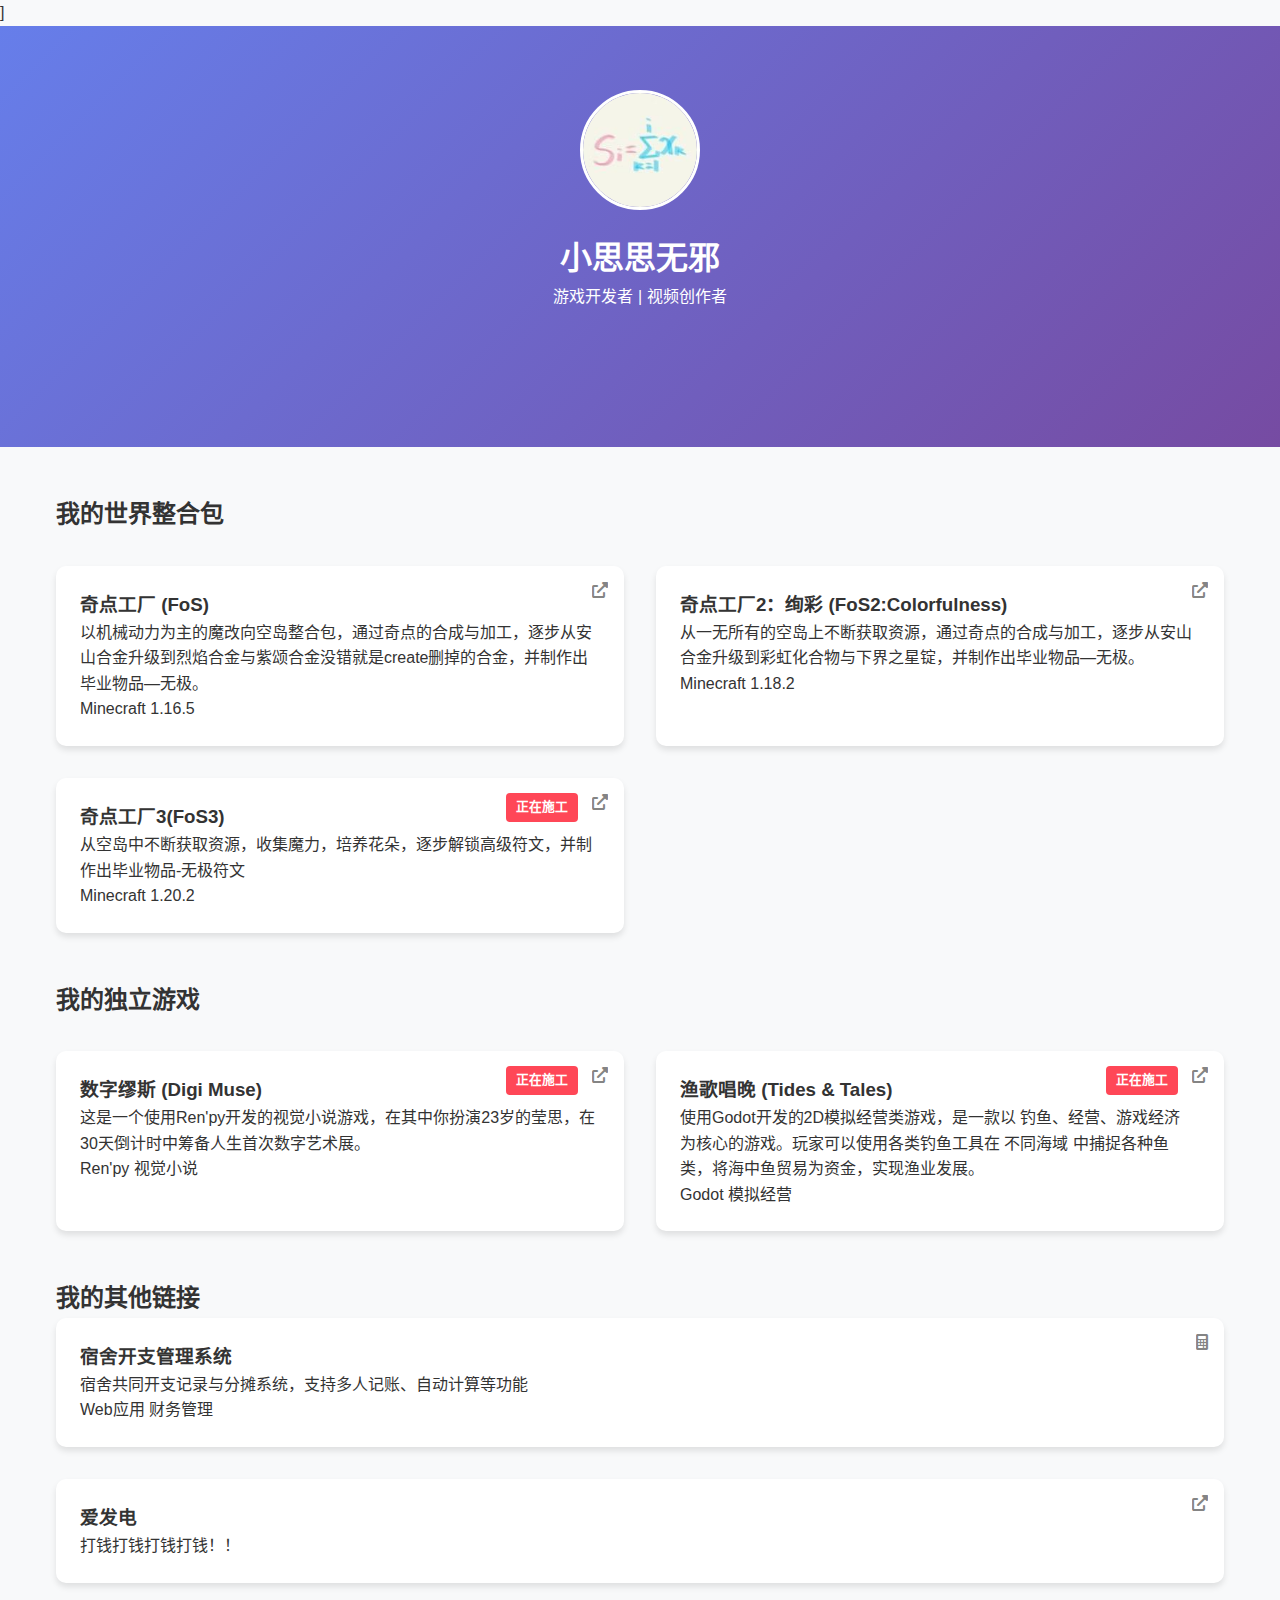
<file: index.html>
<!DOCTYPE html>
<html lang="zh-CN">
<head>
    <meta charset="UTF-8">
    <meta name="viewport" content="width=device-width, initial-scale=1.0">
    <title>小思思无邪 - 游戏开发者</title>
    <link rel="stylesheet" href="https://cdnjs.cloudflare.com/ajax/libs/font-awesome/6.0.0/css/all.min.css">]
    <link rel="stylesheet" href="styles.css">
</head>

<body>
    <header>
        <!-- 可以替换成你的头像 -->
        <img src="images/avatar.jpg" alt="头像" class="avatar">
        <h1>小思思无邪</h1>
        <p>游戏开发者 | 视频创作者</p>
        <div class="social-links">
            <a href="https://space.bilibili.com/172895744?spm_id_from=333.1007.0.0" class="social-link" target="_blank">
                <i class="icon-bilibili"></i>
            </a>
            <a href="https://github.com/xs-www" class="social-link" target="_blank">
                <i class="icon-github"></i>
            </a>
            <a href="https://center.mcmod.cn/297023/#/home/" class="social-link" target="_blank">
                <i class="icon-mcmod"></i>
            </a>
        </div>
    </header>

    <section class="projects">
        <h2>我的世界整合包</h2>
        <div class="project-grid">
            <!-- 示例项目卡片 -->
            <a href="https://www.mcmod.cn/modpack/442.html" class="project-card" target="_blank">
                <i class="fas fa-external-link-alt card-link-icon"></i>
                <h3>奇点工厂 (FoS)</h3>
                <p>以机械动力为主的魔改向空岛整合包，通过奇点的合成与加工，逐步从安山合金升级到烈焰合金与紫颂合金没错就是create删掉的合金，并制作出毕业物品—无极。</p>
                <div class="tech-tags">
                    <span class="tag">Minecraft</span>
                    <span class="tag">1.16.5</span>
                </div>
            </a>

            <a href="https://www.mcmod.cn/modpack/792.html" class="project-card" target="_blank">
                <i class="fas fa-external-link-alt card-link-icon"></i>
                <h3>奇点工厂2：绚彩 (FoS2:Colorfulness)</h3>
                <p>从一无所有的空岛上不断获取资源，通过奇点的合成与加工，逐步从安山合金升级到彩虹化合物与下界之星锭，并制作出毕业物品—无极。</p>
                <div class="tech-tags">
                    <span class="tag">Minecraft</span>
                    <span class="tag">1.18.2</span>
                </div>
            </a>

            <a href="https://github.com/xs-www/FOSs3" class="project-card" target="_blank">
                <span class="construction-badge">正在施工</span>
                <i class="fas fa-external-link-alt card-link-icon"></i>
                <h3>奇点工厂3(FoS3)</h3>
                <p>从空岛中不断获取资源，收集魔力，培养花朵，逐步解锁高级符文，并制作出毕业物品-无极符文</p>
                <div class="tech-tags">
                    <span class="tag">Minecraft</span>
                    <span class="tag">1.20.2</span>
                </div>
            </a>

            
            <!-- 可以继续添加更多项目 -->
        </div>
    </section>

    <section class="projects">
        <h2>我的独立游戏</h2>
        <div class="project-grid">
            <!-- 示例项目卡片 -->
            <a href="https://github.com/xs-www/Digi_Muse" class="project-card" target="_blank">
                <span class="construction-badge">正在施工</span>
                <i class="fas fa-external-link-alt card-link-icon"></i>
                <h3>数字缪斯 (Digi Muse)</h3>
                <p>这是一个使用Ren'py开发的视觉小说游戏，在其中你扮演23岁的莹思，在30天倒计时中筹备人生首次数字艺术展。</p>
                <div class="tech-tags">
                    <span class="tag">Ren'py</span>
                    <span class="tag">视觉小说</span>
                </div>
            </a>

            <a href="https://github.com/xs-www/Tides_Tales" class="project-card" target="_blank">
                <span class="construction-badge">正在施工</span>
                <i class="fas fa-external-link-alt card-link-icon"></i>
                <h3>渔歌唱晚 (Tides & Tales)</h3>
                <p>使用Godot开发的2D模拟经营类游戏，是一款以 钓鱼、经营、游戏经济 为核心的游戏。玩家可以使用各类钓鱼工具在 不同海域 中捕捉各种鱼类，将海中鱼贸易为资金，实现渔业发展。</p>
                <div class="tech-tags">
                    <span class="tag">Godot</span>
                    <span class="tag">模拟经营</span>
                </div>
            </a>
            <!-- 可以继续添加更多项目 -->
        </div>
    </section>

    <section class="projects">
        <h2>我的其他链接</h2>

        <a href="sisiexpense/login.html" class="project-card">
            <i class="fas fa-calculator card-link-icon"></i>
            <h3>宿舍开支管理系统</h3>
            <p>宿舍共同开支记录与分摊系统，支持多人记账、自动计算等功能</p>
            <div class="tech-tags">
                <span class="tag">Web应用</span>
                <span class="tag">财务管理</span>
            </div>
        </a>

        <div class="project-grid">
            <!-- 示例项目卡片 -->
            <a href="" class="project-card" target="_blank">
                <i class="fas fa-external-link-alt card-link-icon"></i>
                <h3>爱发电</h3>
                <p>打钱打钱打钱打钱！！</p>
            </a>
            <!-- 可以继续添加更多项目 -->
        </div>
    </section>
</body>
</html>
</file>
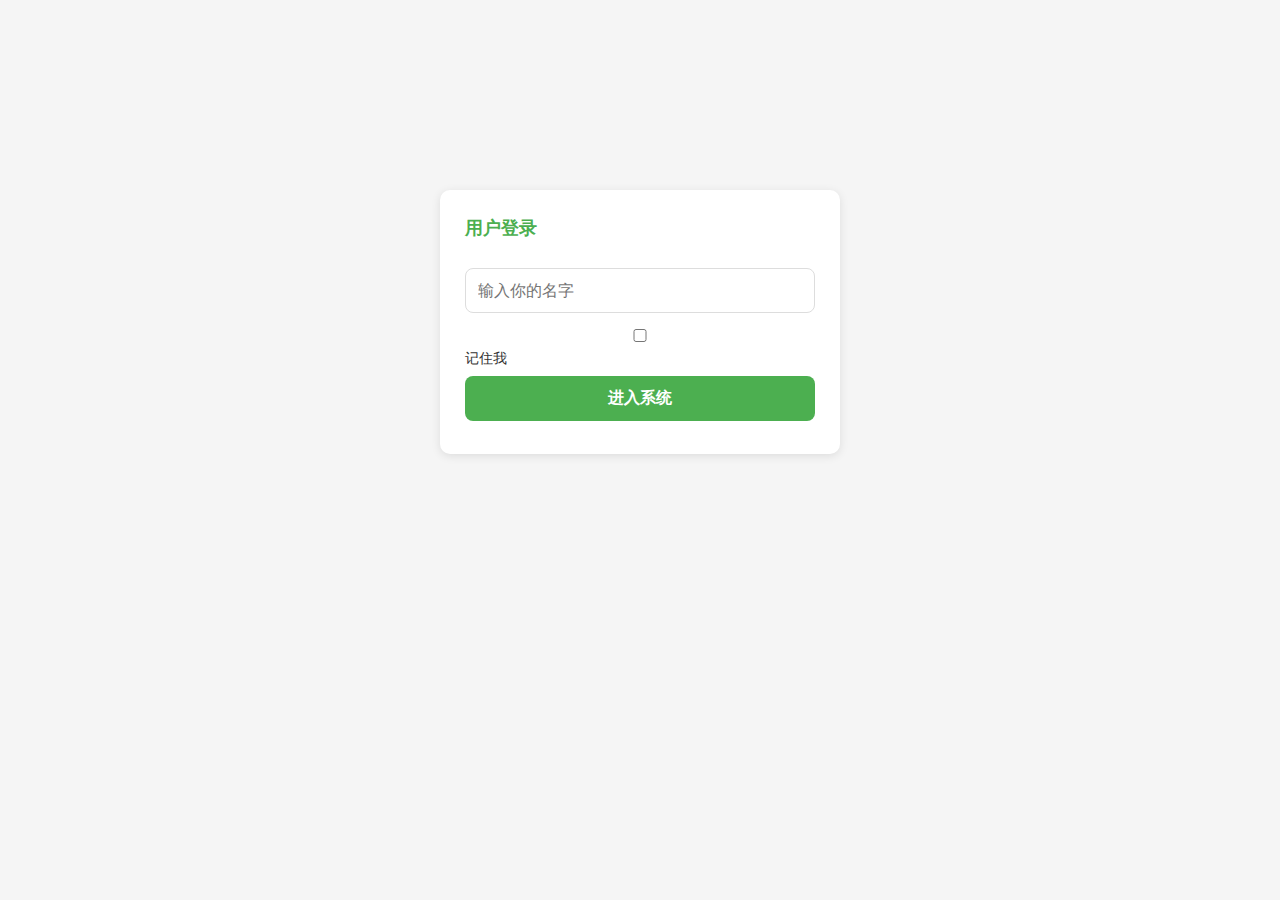
<file: sisiexpense/index.html>
<!DOCTYPE html>
<html>
<head>
    <meta charset="UTF-8">
    <meta name="viewport" content="width=device-width, initial-scale=1.0, maximum-scale=1.0, user-scalable=no">
    <title>宿舍开支管理系统</title>
    <style>
        /* 基础样式 */
        :root {
            --primary-color: #4CAF50;
            --secondary-color: #2196F3;
            --danger-color: #f44336;
            --background: #f5f5f5;
        }

        * {
            box-sizing: border-box;
            font-family: 'Segoe UI', system-ui;
        }

        body {
            margin: 0;
            padding: 10px;
            background: var(--background);
            font-size: 14px;
            color: #333;
        }

        /* 登录界面 */
        #loginSection {
            background: white;
            padding: 25px;
            border-radius: 10px;
            box-shadow: 0 2px 10px rgba(0,0,0,0.1);
            max-width: 400px;
            margin: 20vh auto 0;
        }

        #loginSection h2 {
            margin: 0 0 20px;
            color: var(--primary-color);
        }

        /* 输入控件 */
        input, select, button {
            width: 100%;
            padding: 12px;
            margin: 8px 0;
            border: 1px solid #ddd;
            border-radius: 8px;
            font-size: 16px;
        }

        button {
            background-color: var(--primary-color);
            color: white;
            border: none;
            font-weight: bold;
            cursor: pointer;
            transition: opacity 0.2s;
        }

        button:active {
            opacity: 0.8;
        }

        /* 主界面 */
        #mainContent {
            max-width: 600px;
            margin: 0 auto;
        }

        .current-user {
            text-align: right;
            padding: 10px;
            background: white;
            margin-bottom: 10px;
            border-radius: 8px;
        }

        /* 模块样式 */
        .section {
            background: white;
            padding: 15px;
            margin: 10px 0;
            border-radius: 10px;
            box-shadow: 0 2px 5px rgba(0,0,0,0.05);
        }

        h1, h2 {
            margin: 0 0 15px;
            color: var(--primary-color);
        }

        h1 {
            font-size: 1.5em;
        }

        h2 {
            font-size: 1.3em;
        }

        /* 表格响应式处理 */
        table {
            width: 100%;
            overflow-x: auto;
            display: block;
        }

        th, td {
            padding: 12px;
            min-width: 80px;
            white-space: nowrap;
        }

        /* 移动端优化 */
        @media (max-width: 480px) {
            /* 隐藏上传人列 */
            td:nth-child(5), th:nth-child(5) {
                display: none;
            }

            /* 调整操作按钮大小 */
            .delete-btn {
                padding: 8px 12px;
                font-size: 12px;
            }

            /* 支付人选择器优化 */
            #payer {
                font-size: 14px;
            }
        }

        /* 管理面板 */
        #adminPanel button {
            background: var(--danger-color);
            margin: 5px 0;
        }

        /* 动画效果 */
        @keyframes fadeIn {
            from { opacity: 0; transform: translateY(10px); }
            to { opacity: 1; transform: translateY(0); }
        }

        .section {
            animation: fadeIn 0.3s ease-out;
        }

        /* 加载状态 */
        .loading {
            position: fixed;
            top: 0;
            left: 0;
            right: 0;
            bottom: 0;
            background: rgba(255,255,255,0.9);
            display: none;
            justify-content: center;
            align-items: center;
        }
    </style>
</head>
<body>
    <!-- 登录界面 -->
    <div id="loginSection" style="display: none;">
        <h2>用户登录</h2>
        <input type="text" id="username" placeholder="输入你的名字">
        <label><input type="checkbox" id="rememberMe"> 记住我</label>
        <button onclick="login()">进入系统</button>
    </div>

    <!-- 主界面 -->
    <div id="mainContent" style="display: none;">
        <div class="current-user" id="currentUser"></div>
        <h1>宿舍开支管理系统</h1>

        <!-- 新增开支表单 -->
        <div class="section">
            <h2>新增开支</h2>
            <input type="text" id="item" placeholder="物品名称">
            <input type="number" id="price" placeholder="价格">
            <select id="payer">
                <option value="">请选择支付人</option>
                <option value="bowei">Bowei</option>
                <option value="winston">Winston</option>
                <option value="alan">Alan</option>
                <option value="zach">Zach</option>
            </select>
            <button onclick="addExpense()">添加记录</button>
        </div>

        <!-- 当前累计金额 -->
        <div class="section">
            <h2>累计支出</h2>
            <table id="balanceTable">
                <thead>
                    <tr><th>姓名</th><th>总支出</th></tr>
                </thead>
                <tbody id="balanceBody"></tbody>
            </table>
        </div>

        <!-- 开支日志 -->
        <div class="section">
            <h2>开支记录</h2>
            <table>
                <thead>
                    <tr>
                        <th>时间</th>
                        <th>支付人</th>
                        <th>物品</th>
                        <th>价格</th>
                        <th>上传人</th>
                        <th>操作</th>
                    </tr>
                </thead>
                <tbody id="logBody"></tbody>
            </table>
        </div>

        <!-- 管理面板 -->
        <div class="section" style="border-color: red;">
            <h2>数据管理（需要密码）</h2>
            <input type="password" id="adminPass" placeholder="输入管理密码">
            <button onclick="showAdminPanel()">验证密码</button>
            <div id="adminPanel" style="display: none;">
                <button onclick="deleteAllData()">删除所有数据</button>
                <button onclick="exportData()">导出数据</button>
            </div>
        </div>
    </div>

    <script>
        // 系统配置
        const ADMIN_PASSWORD = '12345678'; // 修改管理密码
        let currentUser = null;

        // 初始化存储
        function initStorage() {
            if(!localStorage.getItem('expenses')) {
                localStorage.setItem('expenses', JSON.stringify([]));
                localStorage.setItem('balances', JSON.stringify({}));
            }
        }

        // 登录功能
        function login() {
            currentUser = document.getElementById('username').value;
            const rememberMe = document.getElementById('rememberMe').checked;

            if(rememberMe) localStorage.setItem('savedUser', currentUser);
            
            // 设置默认支付人
            const payerSelect = document.getElementById('payer');
            payerSelect.value = currentUser;
            
            showMainInterface();
        }

        // 修改后的showMainInterface函数
        function showMainInterface() {
            document.getElementById('loginSection').style.display = 'none';
            document.getElementById('mainContent').style.display = 'block';
            document.getElementById('currentUser').innerHTML = 
                `当前用户：${currentUser} <button onclick="logout()">注销</button>`;
            
            // 新增支付人默认设置
            const payerSelect = document.getElementById('payer');
            if (payerSelect) {
                payerSelect.value = currentUser;
            }
            
            initStorage();
            updateDisplay();
        }

        // 注销功能
        function logout() {
            localStorage.removeItem('savedUser');
            location.reload();
        }

        // 添加开支记录
        function addExpense() {
            const item = document.getElementById('item').value;
            const price = parseFloat(document.getElementById('price').value);
            const payer = document.getElementById('payer').value || currentUser;

            if(!item || !price || !payer) return alert('请填写完整信息！');

            const newRecord = {
                time: new Date().toLocaleString(),
                payer: payer,
                item: item,
                price: price,
                uploader: currentUser
            };

            const expenses = JSON.parse(localStorage.getItem('expenses'));
            expenses.push(newRecord);
            localStorage.setItem('expenses', JSON.stringify(expenses));

            updateBalances(payer, price);
            resetForm();
            updateDisplay();
        }

        // 更新余额
        function updateBalances(payer, amount) {
            const balances = JSON.parse(localStorage.getItem('balances'));
            balances[payer] = (balances[payer] || 0) + amount;
            localStorage.setItem('balances', JSON.stringify(balances));
        }

        // 重置表单
        function resetForm() {
            document.getElementById('item').value = '';
            document.getElementById('price').value = '';
            document.getElementById('payer').value = currentUser;
        }

        // 更新显示
        function updateDisplay() {
            // 显示累计金额
            const balances = JSON.parse(localStorage.getItem('balances'));
            document.getElementById('balanceBody').innerHTML = 
                Object.keys(balances).map(name => `
                    <tr>
                        <td>${name}</td>
                        <td>${balances[name].toFixed(2)}</td>
                    </tr>
                `).join('');

            // 显示开支记录
            const expenses = JSON.parse(localStorage.getItem('expenses'));
            document.getElementById('logBody').innerHTML = expenses.map((expense, index) => `
                <tr>
                    <td>${expense.time}</td>
                    <td>${expense.payer}</td>
                    <td>${expense.item}</td>
                    <td>${expense.price.toFixed(2)}</td>
                    <td>${expense.uploader}</td>
                    <td><button onclick="deleteRecord(${index})" class="delete-btn">删除</button></td>
                </tr>
            `).join('');
        }

        // 删除单条记录
        function deleteRecord(index) {
            if(prompt('请输入管理密码：') !== ADMIN_PASSWORD) return;
            
            const expenses = JSON.parse(localStorage.getItem('expenses'));
            expenses.splice(index, 1);
            localStorage.setItem('expenses', JSON.stringify(expenses));
            
            recalculateBalances();
            updateDisplay();
        }

        // 重新计算余额
        function recalculateBalances() {
            const expenses = JSON.parse(localStorage.getItem('expenses'));
            const newBalances = {};
            
            expenses.forEach(expense => {
                newBalances[expense.payer] = (newBalances[expense.payer] || 0) + expense.price;
            });
            
            localStorage.setItem('balances', JSON.stringify(newBalances));
        }

        // 管理功能
        function showAdminPanel() {
            if(document.getElementById('adminPass').value === ADMIN_PASSWORD) {
                document.getElementById('adminPanel').style.display = 'block';
            }
        }

        function deleteAllData() {
            if(!confirm('确定要删除所有数据吗？')) return;
            localStorage.clear();
            location.reload();
        }

        function exportData() {
            const data = {
                expenses: JSON.parse(localStorage.getItem('expenses')),
                balances: JSON.parse(localStorage.getItem('balances'))
            };
            const blob = new Blob([JSON.stringify(data)], {type: 'application/json'});
            const url = URL.createObjectURL(blob);
            const a = document.createElement('a');
            a.href = url;
            a.download = `宿舍开支_${new Date().toLocaleDateString()}.json`;
            a.click();
        }

        // 修改后的window.onload初始化
        window.onload = function() {
            const savedUser = localStorage.getItem('savedUser');
            if(savedUser) {
                currentUser = savedUser;
                showMainInterface();
                
                // 新增延迟设置确保元素加载完成
                setTimeout(() => {
                    const payerSelect = document.getElementById('payer');
                    if (payerSelect) {
                        payerSelect.value = currentUser;
                    }
                }, 50);
            } else {
                document.getElementById('loginSection').style.display = 'block';
            }
        }
        
        // 添加移动端优化功能
        document.addEventListener('DOMContentLoaded', function() {
            // 防止双击缩放
            let lastTouchEnd = 0;
            document.addEventListener('touchend', function(event) {
                const now = Date.now();
                if (now - lastTouchEnd <= 300) {
                    event.preventDefault();
                }
                lastTouchEnd = now;
            }, false);

            // 输入框自动聚焦
            if (document.getElementById('item')) {
                document.getElementById('item').focus();
            }
        });

        // 添加键盘快捷操作
        document.addEventListener('keypress', function(e) {
            if (e.key === 'Enter' && document.getElementById('mainContent').style.display !== 'none') {
                addExpense();
            }
        });
    </script>
</body>
</html>
</file>
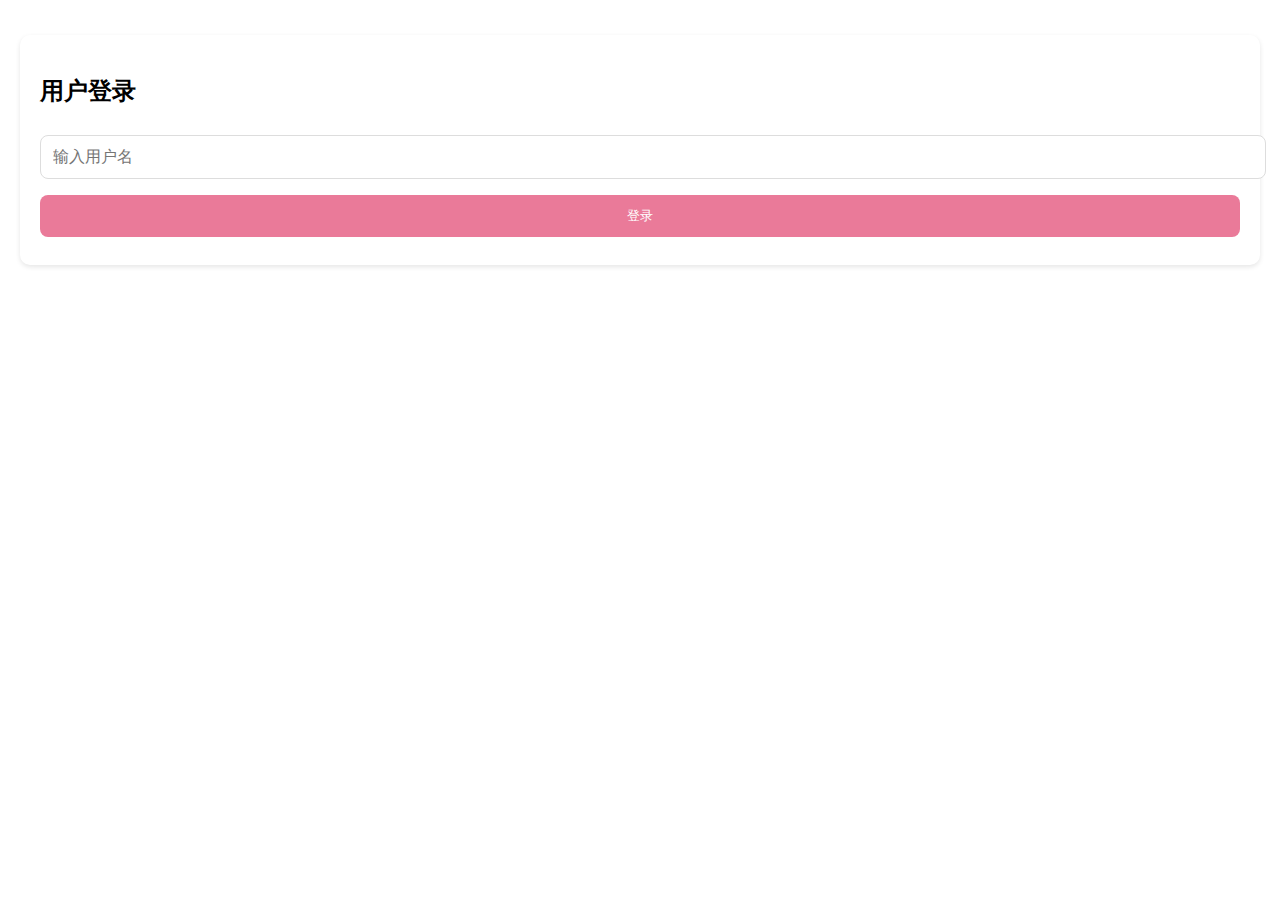
<file: sisiexpense/login.html>
<!DOCTYPE html>
<html>
<head>
    <meta charset="UTF-8">
    <meta name="viewport" content="width=device-width, initial-scale=1.0">
    <title>开支管理系统-登录</title>
    <link rel="stylesheet" href="styles.css">

</head>
<body>
    <!-- 登录界面 -->
    <div id="loginSection" class="section">
        <h2>用户登录</h2>
        <input type="text" id="username" placeholder="输入用户名">
        <button onclick="login()">登录</button>
    </div>
        
    </div>
    <script>
        const API_BASE = 'http://localhost:5000/api';

        async function login() {
            try {
                const response = await fetch(`${API_BASE}/login`, {
                    method: 'POST',
                    headers: {'Content-Type': 'application/json'},
                    body: JSON.stringify({ username: document.getElementById('username').value.trim() })
                    });

                if (!response.ok) {
                    const errorData = await response.json();
                    throw new Error(errorData.error || `HTTP错误: ${response.status}`);
                }

                const { user, token } = await response.json();
                localStorage.setItem('token', token);
                localStorage.setItem('currentUser', user);
                window.location.replace("main.html");
            } catch (error) {
                alert(`登录失败: ${error.message}`);
                console.error('登录错误详情:', error);
            }
        }
    </script>
</body>
</html>
</file>
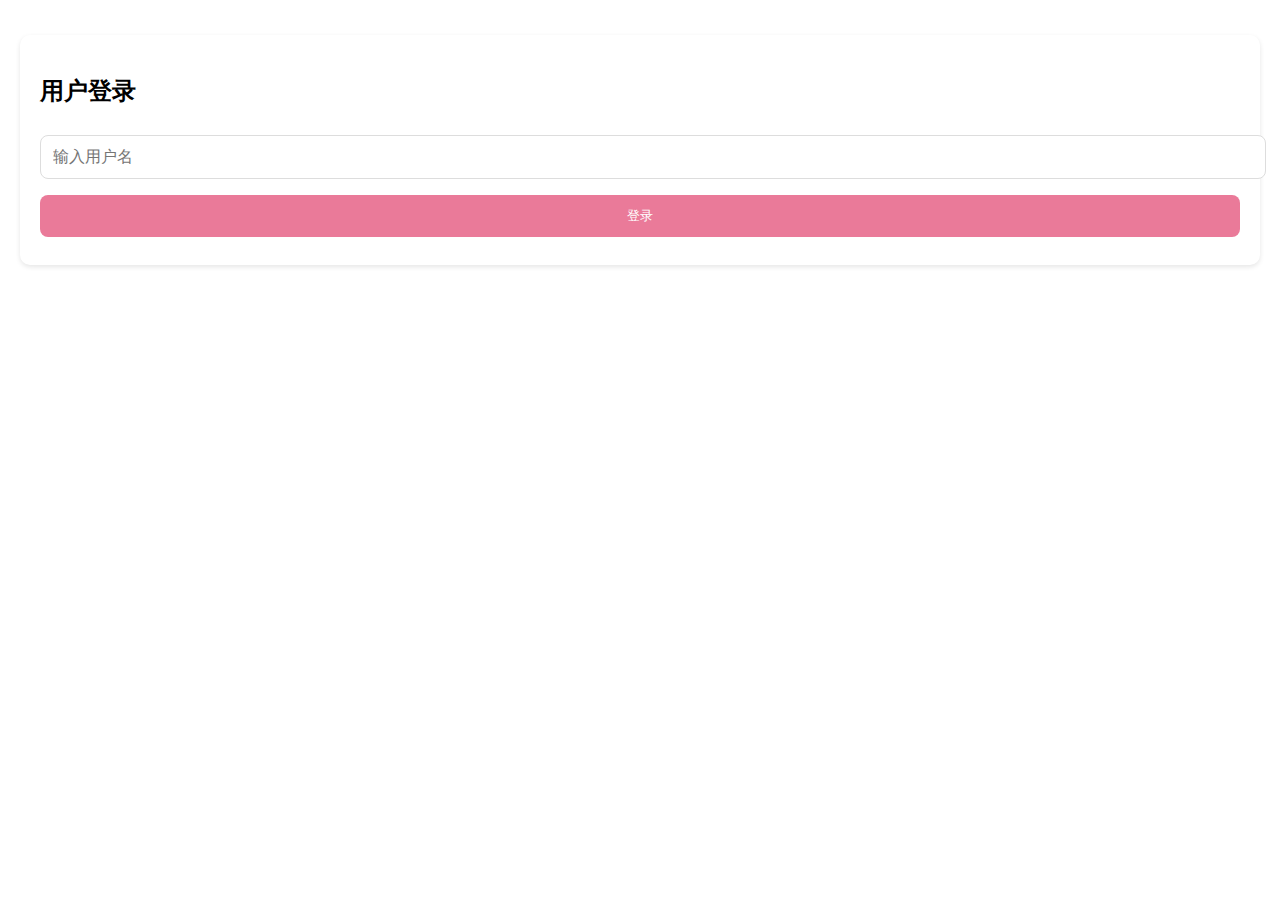
<file: sisiexpense/main.html>
<!DOCTYPE html>
<html>
<head>
    <meta charset="UTF-8">
    <meta name="viewport" content="width=device-width, initial-scale=1.0">
    <title>宿舍开支管理系统</title>
    <link rel="stylesheet" href="styles.css">

</head>
<body>
    <!-- 主界面 -->
    <div id="mainContent" class="section">
        <div style="text-align: right;">
            <span id="currentUser"></span>
            <button onclick="logout()">注销</button>
        </div>
        
        <h2>新增开支</h2>
        <input type="text" id="item" placeholder="物品名称">
        <input type="number" id="price" placeholder="价格">
        <label for="payer">支付者:</label> 
        <select id="payer">
            <option value="bowei">Bowei</option>
            <option value="winston">Winston</option>
            <option value="alan">Alan</option>
            <option value="zach">Zach</option>
        </select>
        <button onclick="addExpense()">添加记录</button>

        <h2>累计支出</h2>
        <table id="balanceTable">
            <thead><tr><th>姓名</th><th>总支出</th></tr></thead>
            <tbody id="balanceBody"></tbody>
        </table>
        <button onclick="clearBalances()" style="width:auto; padding:6px 12px; margin-left:10px;">清账</button>

        <h2>最近记录</h2>

        <div class="table-container">
            <table id="logTable">
                <thead>
                    <tr>
                        <th>时间</th>
                        <th>支付人</th>
                        <th>物品</th>
                        <th>金额</th>
                    </tr>
                </thead>
                <tbody id="logBody"></tbody>
            </table>
        </div>
        
    </div>
    <script src="scripts.js"></script>
</body>
</html>
</file>
<file: styles.css>
/* 基础样式重置 */
* {
    margin: 0;
    padding: 0;
    box-sizing: border-box;
    font-family: 'Segoe UI', Arial, sans-serif;
}

:root {
    --primary-color: #2A2A2A;
    --accent-color: #6C63FF;
    --text-color: #333;
}

body {
    line-height: 1.6;
    color: var(--text-color);
    background: #f8f9fa;
}

/* 头部样式 */
header {
    background: linear-gradient(135deg, #667eea 0%, #764ba2 100%);
    color: white;
    text-align: center;
    padding: 4rem 1rem;
}

.avatar {
    width: 120px;
    height: 120px;
    border-radius: 50%;
    margin-bottom: 1rem;
    border: 3px solid white;
}

/* 项目展示区 */
.projects {
    max-width: 1200px;
    margin: 3rem auto;
    padding: 0 1rem;
}

.project-grid {
    display: grid;
    grid-template-columns: repeat(auto-fit, minmax(300px, 1fr));
    gap: 2rem;
    margin-top: 2rem;
}

.project-card {
    background: white;
    border-radius: 10px;
    padding: 1.5rem;
    box-shadow: 0 4px 6px rgba(0, 0, 0, 0.1);
    transition: transform 0.3s ease;
}

.project-card:hover {
    transform: translateY(-5px);
}

/* 社交链接 */
.social-links {
    display: flex;
    justify-content: center;
    gap: 2rem;
    margin-top: 2rem;
    }

    .social-link {
        color: white;
        font-size: 1.5rem;
        transition: opacity 0.3s ease;
        text-decoration: none;
    }

    .social-link:hover {
        opacity: 0.8;
    }

/* 响应式设计 */
@media (max-width: 768px) {
    header {
        padding: 2rem 1rem;
    }
}

 /* 新增卡片链接相关样式 */
 .project-card {
    position: relative;
    display: block; /* 将div改为块级元素 */
    text-decoration: none; /* 移除默认链接样式 */
    color: inherit; /* 继承文字颜色 */
    cursor: pointer;
}

/* 添加点击视觉反馈 */
.project-card:active {
    transform: translateY(-2px);
}

/* 添加链接指示小图标 */
.card-link-icon {
    position: absolute;
    top: 1rem;
    right: 1rem;
    opacity: 0.6;
    transition: opacity 0.3s;
}

.project-card:hover .card-link-icon {
    opacity: 1;
}

.icon-mcmod {
    display: inline-block;
    width: 1.4em;
    height: 1.4em;
    vertical-align: -0.15em;
    background: url('https://www.mcmod.cn/favicon.ico') no-repeat center;
    background-size: contain;
    filter: none;
}

.icon-github {
    display: inline-block;
    width: 1.4em;
    height: 1.4em;
    vertical-align: -0.15em;
    background: url('https://github.com/favicon.ico') no-repeat center;
    background-size: contain;
    filter: none;
}

.icon-bilibili {
    display: inline-block;
    width: 1.4em;
    height: 1.4em;
    vertical-align: -0.15em;
    background: url('https://bilibili.com/favicon.ico') no-repeat center;
    background-size: contain;
    filter: none;
}

/* 正在施工标签 */
.construction-badge {
    position: absolute;
    top: 15px;
    left: 450px;
    background: #ff4757;
    color: white;
    padding: 4px 10px;
    border-radius: 4px;
    font-size: 0.8rem;
    font-weight: bold;
    animation: pulse 2s infinite;
}

@keyframes pulse {
    0% { transform: scale(1); }
    50% { transform: scale(1.05); }
    100% { transform: scale(1); }
}

/* 动态调整项目布局 */
.project-grid {
    /* 默认布局 */
    grid-template-columns: repeat(auto-fit, minmax(300px, 1fr));
}

/* 当有3个及以上项目时 */
.project-grid:has(> :nth-child(3)) {
    grid-template-columns: repeat(2, 1fr);
}

/* 移动端适配 */
@media (max-width: 768px) {
    .project-grid {
        grid-template-columns: 1fr !important;
    }
    
    .project-grid:has(> :nth-child(3)) {
        grid-template-columns: 1fr;
    }
}
</file>
<file: sisiexpense/styles.css>
:root {
    --primary-color: #ea7a99;
    --background: #f5f5f5;
}
body {
    margin: 0;
    padding: 20px;
    font-family: Arial, sans-serif;
}
.section {
    background: white;
    padding: 20px;
    margin: 15px 0;
    border-radius: 10px;
    box-shadow: 0 2px 5px rgba(0,0,0,0.1);
}
input, select, button {
    width: 100%;
    padding: 12px;
    margin: 8px 0;
    border: 1px solid #ddd;
    border-radius: 8px;
}
button {
    background: var(--primary-color);
    color: white;
    border: none;
    cursor: pointer;
}
table {
    width: 100%;
    border-collapse: collapse;
}
th, td {
    padding: 12px;
    border-bottom: 1px solid #ddd;
}
 /* 添加移动端适配样式 */
@media screen and (max-width: 600px) {
body {
    padding: 10px;
}

.section {
    padding: 15px;
    margin: 10px 0;
}

th, td {
    padding: 8px;
    font-size: 14px;
}

h2 {
    font-size: 1.2rem;
}

/* 表格容器添加横向滚动 */
.table-container {
    overflow-x: auto;
    -webkit-overflow-scrolling: touch;
}

table {
    min-width: 500px; /* 保持表格最小宽度 */
}

/* 优化按钮点击区域 */
button {
    padding: 15px;
    font-size: 16px;
}

/* 调整顶部用户信息布局 */
#mainContent > div {
    display: flex;
    justify-content: space-between;
    align-items: center;
}

/* 注销按钮缩小 */
#mainContent > div button {
    width: auto;
    padding: 8px 16px;
    margin-left: 10px;
}
}

/* 通用触摸优化 */
button:active {
    opacity: 0.8;
    transform: scale(0.98);
}

input, select {
    font-size: 16px; /* 防止iOS缩放 */
}

button.danger {
    background: #ff4444;
    padding: 8px 16px;
}

@media screen and (max-width: 600px) {
    /* 移动端按钮优化 */
    button {
        min-width: 60px;
        padding: 8px;
    }
    
    /* 操作列自适应 */
    #logTable td:last-child {
        white-space: nowrap;
    }
}

/* 为系统记录添加特殊样式 */
tr.system-record {
    background-color: #f8f9fa;
    color: #666;
}

/* 添加模态框样式（与之前相似） */
.modal {
    display: none;
    position: fixed;
    top: 0;
    left: 0;
    width: 100%;
    height: 100%;
    background-color: rgba(0,0,0,0.4);
    z-index: 999;
}

.modal-content {
    background-color: #fefefe;
    margin: 15% auto;
    padding: 20px;
    border: 1px solid #888;
    width: 80%;
    max-width: 400px;
    border-radius: 5px;
}

.payers-list {
    display: flex;
    flex-direction: column;
    gap: 10px;
    margin: 15px 0;
}
</file>
